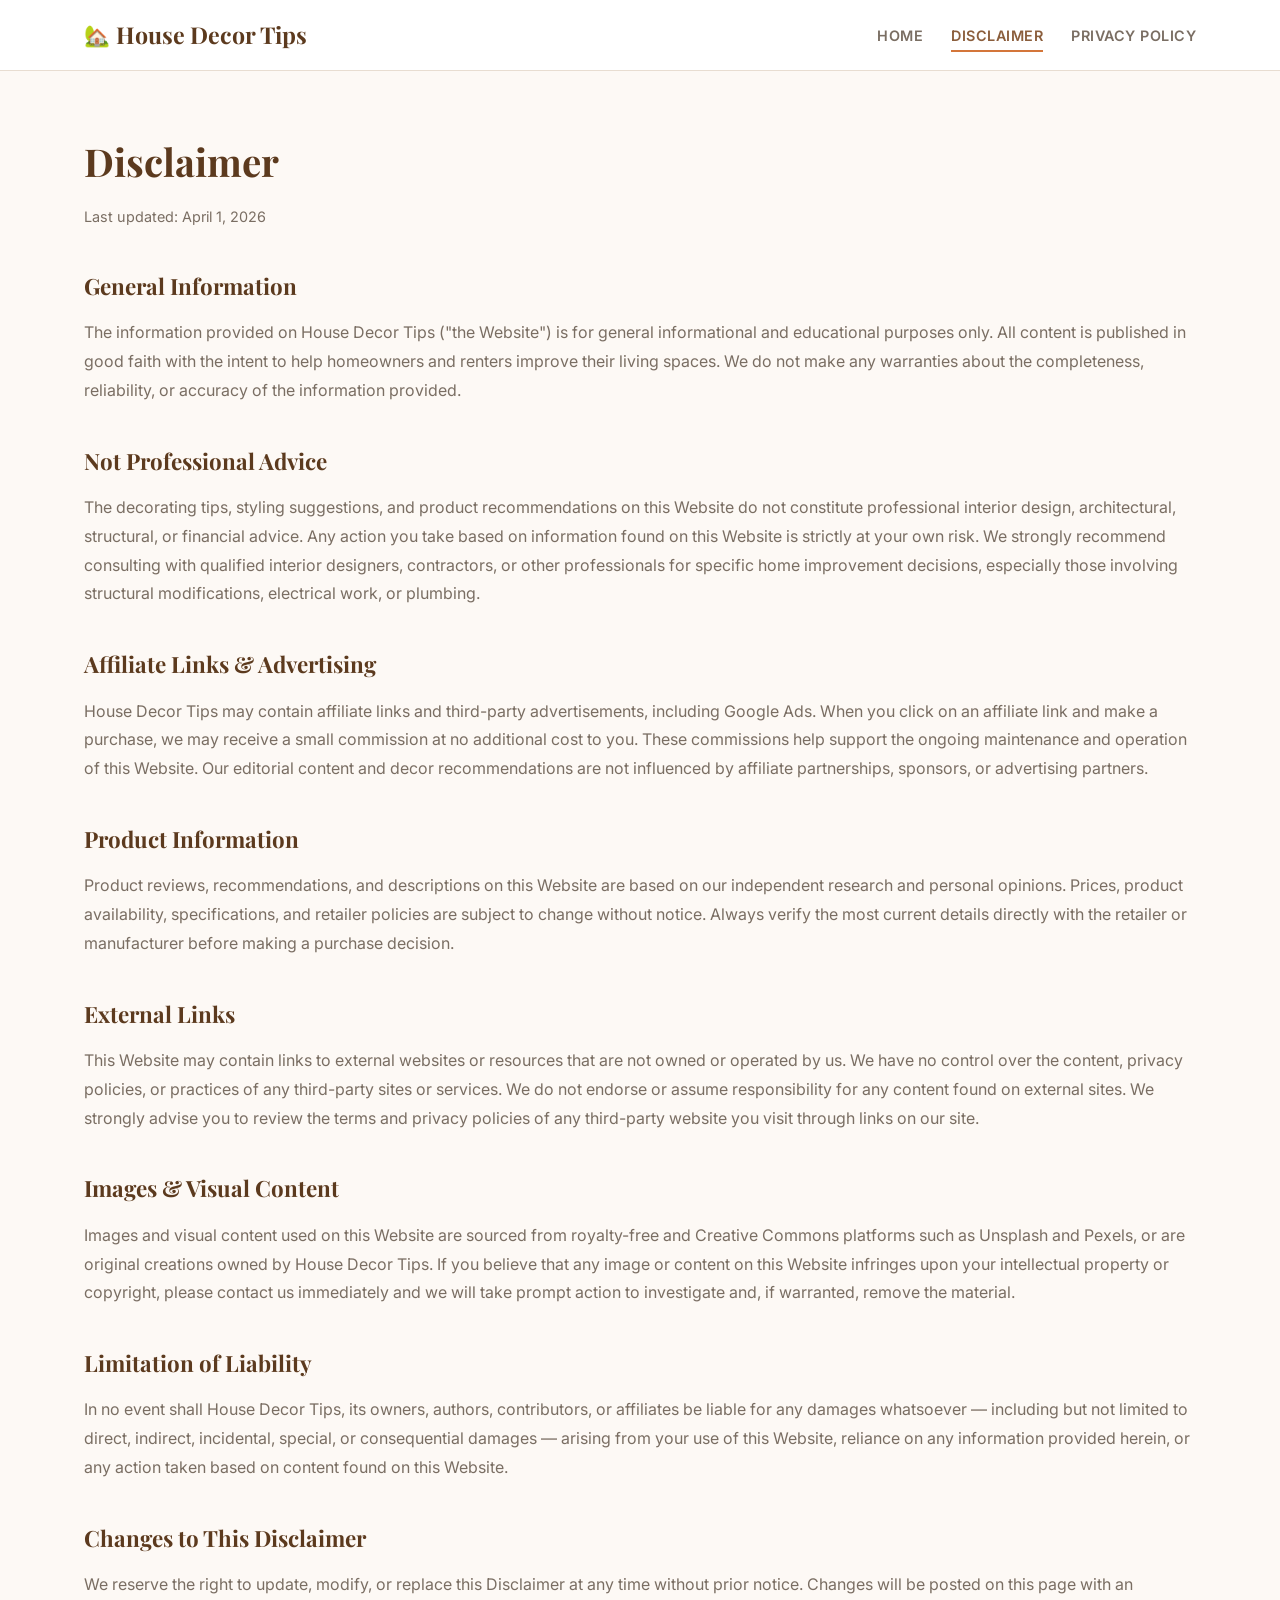
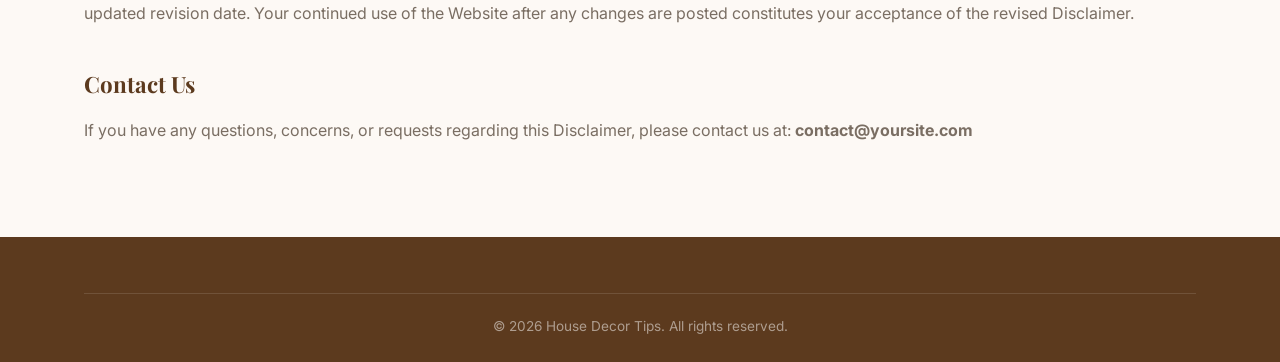
<file: public/disclaimer.html>
<!DOCTYPE html>
<html lang="en">
<head>
    <meta charset="UTF-8">
    <meta name="viewport" content="width=device-width, initial-scale=1.0">
    <meta name="description" content="Disclaimer for House Decor Tips. Read about content accuracy, affiliate links, and third-party advertising policies.">
    <meta name="robots" content="noindex, follow">
    <title>Disclaimer — House Decor Tips</title>
    <link rel="preconnect" href="https://fonts.googleapis.com">
    <link rel="preconnect" href="https://fonts.gstatic.com" crossorigin>
    <link href="https://fonts.googleapis.com/css2?family=Playfair+Display:wght@600;700;800&family=Inter:wght@400;500;600;700&display=swap" rel="stylesheet">
    <link rel="stylesheet" href="style.css">
</head>
<body>

    <header class="site-header">
        <div class="container header-inner">
            <a href="index.html" class="logo"><span class="logo-icon">🏡</span> House Decor Tips</a>
            <nav aria-label="Main Navigation">
                <ul class="nav-links" id="navLinks">
                    <li><a href="index.html">Home</a></li>
                    <li><a href="disclaimer.html" class="active">Disclaimer</a></li>
                    <li><a href="privacy-policy.html">Privacy Policy</a></li>
                </ul>
                <button class="hamburger" id="hamburger" aria-label="Toggle navigation menu">
                    <span></span><span></span><span></span>
                </button>
            </nav>
        </div>
    </header>

    <main class="legal-page">
        <div class="container">
            <h1>Disclaimer</h1>
            <p class="last-updated">Last updated: April 1, 2026</p>

            <h2>General Information</h2>
            <p>The information provided on House Decor Tips ("the Website") is for general informational and educational purposes only. All content is published in good faith with the intent to help homeowners and renters improve their living spaces. We do not make any warranties about the completeness, reliability, or accuracy of the information provided.</p>

            <h2>Not Professional Advice</h2>
            <p>The decorating tips, styling suggestions, and product recommendations on this Website do not constitute professional interior design, architectural, structural, or financial advice. Any action you take based on information found on this Website is strictly at your own risk. We strongly recommend consulting with qualified interior designers, contractors, or other professionals for specific home improvement decisions, especially those involving structural modifications, electrical work, or plumbing.</p>

            <h2>Affiliate Links & Advertising</h2>
            <p>House Decor Tips may contain affiliate links and third-party advertisements, including Google Ads. When you click on an affiliate link and make a purchase, we may receive a small commission at no additional cost to you. These commissions help support the ongoing maintenance and operation of this Website. Our editorial content and decor recommendations are not influenced by affiliate partnerships, sponsors, or advertising partners.</p>

            <h2>Product Information</h2>
            <p>Product reviews, recommendations, and descriptions on this Website are based on our independent research and personal opinions. Prices, product availability, specifications, and retailer policies are subject to change without notice. Always verify the most current details directly with the retailer or manufacturer before making a purchase decision.</p>

            <h2>External Links</h2>
            <p>This Website may contain links to external websites or resources that are not owned or operated by us. We have no control over the content, privacy policies, or practices of any third-party sites or services. We do not endorse or assume responsibility for any content found on external sites. We strongly advise you to review the terms and privacy policies of any third-party website you visit through links on our site.</p>

            <h2>Images & Visual Content</h2>
            <p>Images and visual content used on this Website are sourced from royalty-free and Creative Commons platforms such as Unsplash and Pexels, or are original creations owned by House Decor Tips. If you believe that any image or content on this Website infringes upon your intellectual property or copyright, please contact us immediately and we will take prompt action to investigate and, if warranted, remove the material.</p>

            <h2>Limitation of Liability</h2>
            <p>In no event shall House Decor Tips, its owners, authors, contributors, or affiliates be liable for any damages whatsoever — including but not limited to direct, indirect, incidental, special, or consequential damages — arising from your use of this Website, reliance on any information provided herein, or any action taken based on content found on this Website.</p>

            <h2>Changes to This Disclaimer</h2>
            <p>We reserve the right to update, modify, or replace this Disclaimer at any time without prior notice. Changes will be posted on this page with an updated revision date. Your continued use of the Website after any changes are posted constitutes your acceptance of the revised Disclaimer.</p>

            <h2>Contact Us</h2>
            <p>If you have any questions, concerns, or requests regarding this Disclaimer, please contact us at: <strong>contact@yoursite.com</strong></p>
        </div>
    </main>

    <footer class="site-footer">
        <div class="container">
            <div class="footer-bottom">
                <p>&copy; 2026 House Decor Tips. All rights reserved.</p>
            </div>
        </div>
    </footer>

    <script src="script.js"></script>
</body>
</html>
</file>
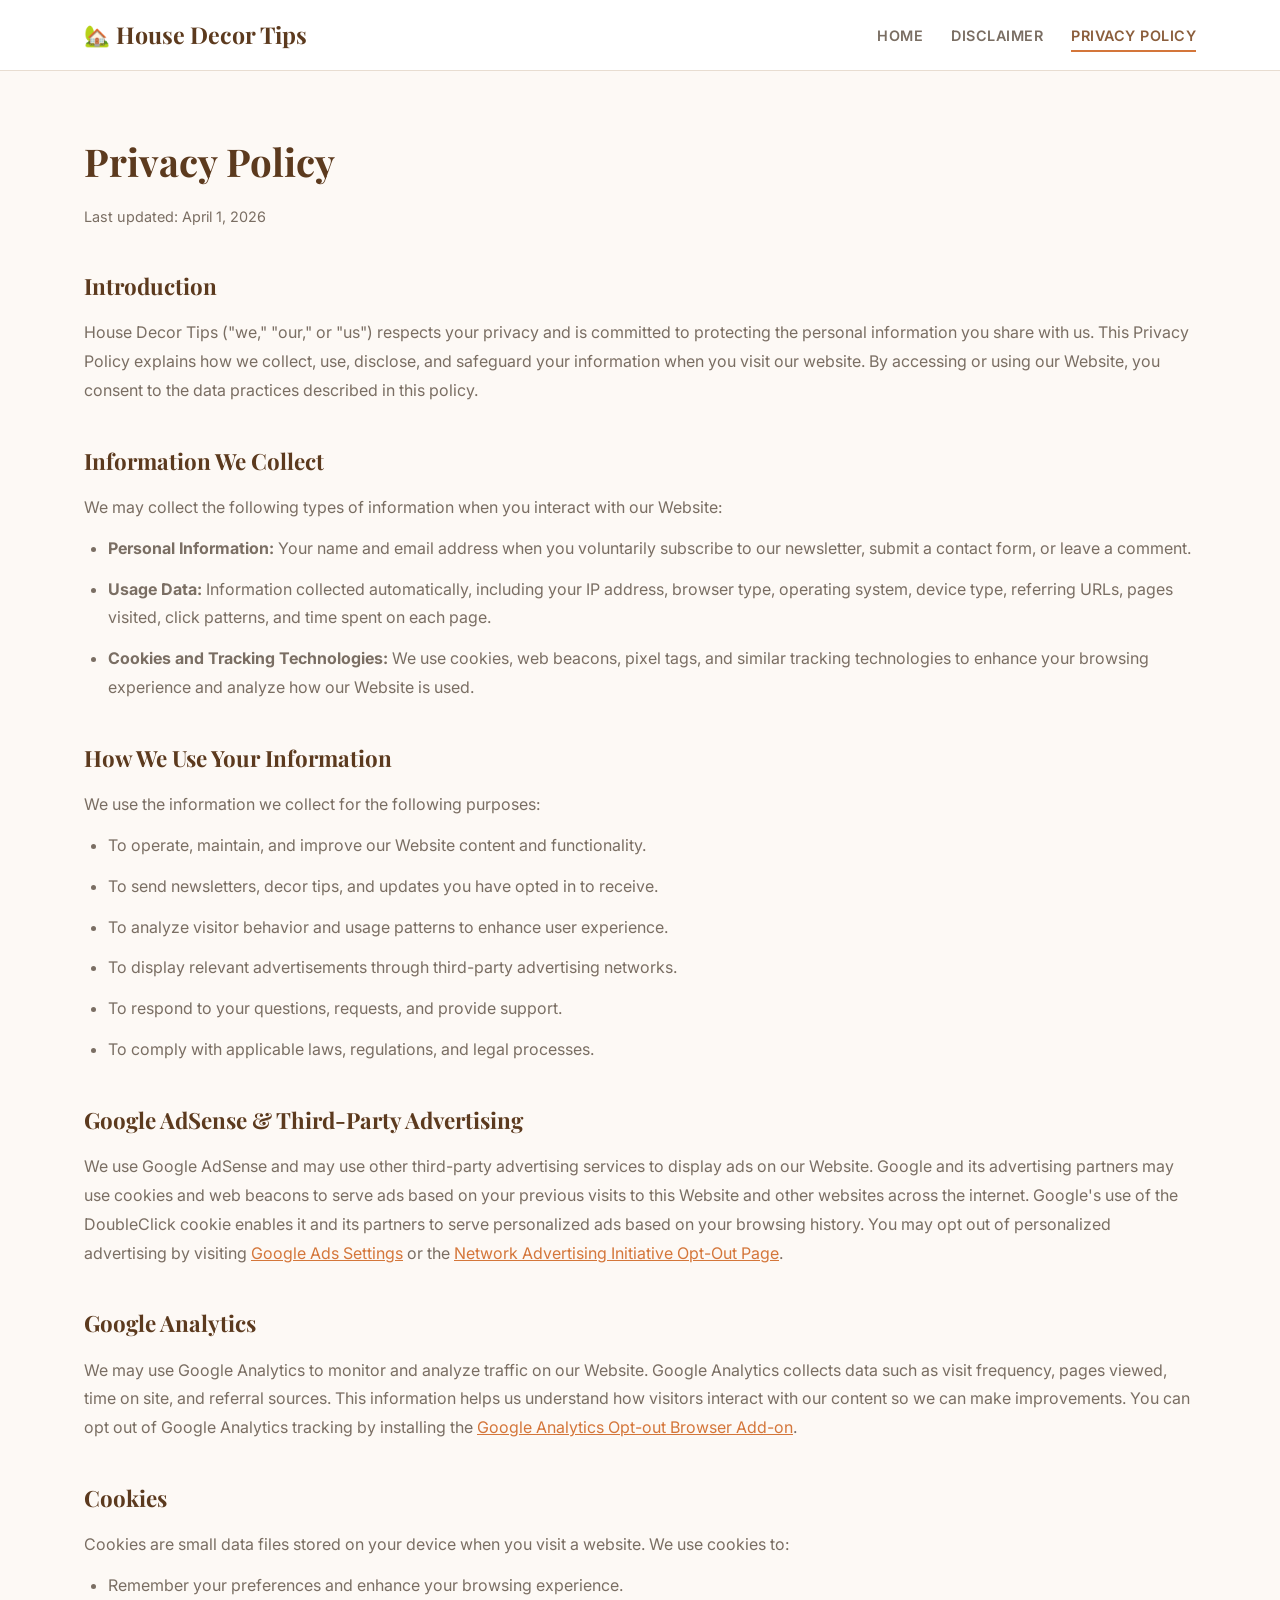
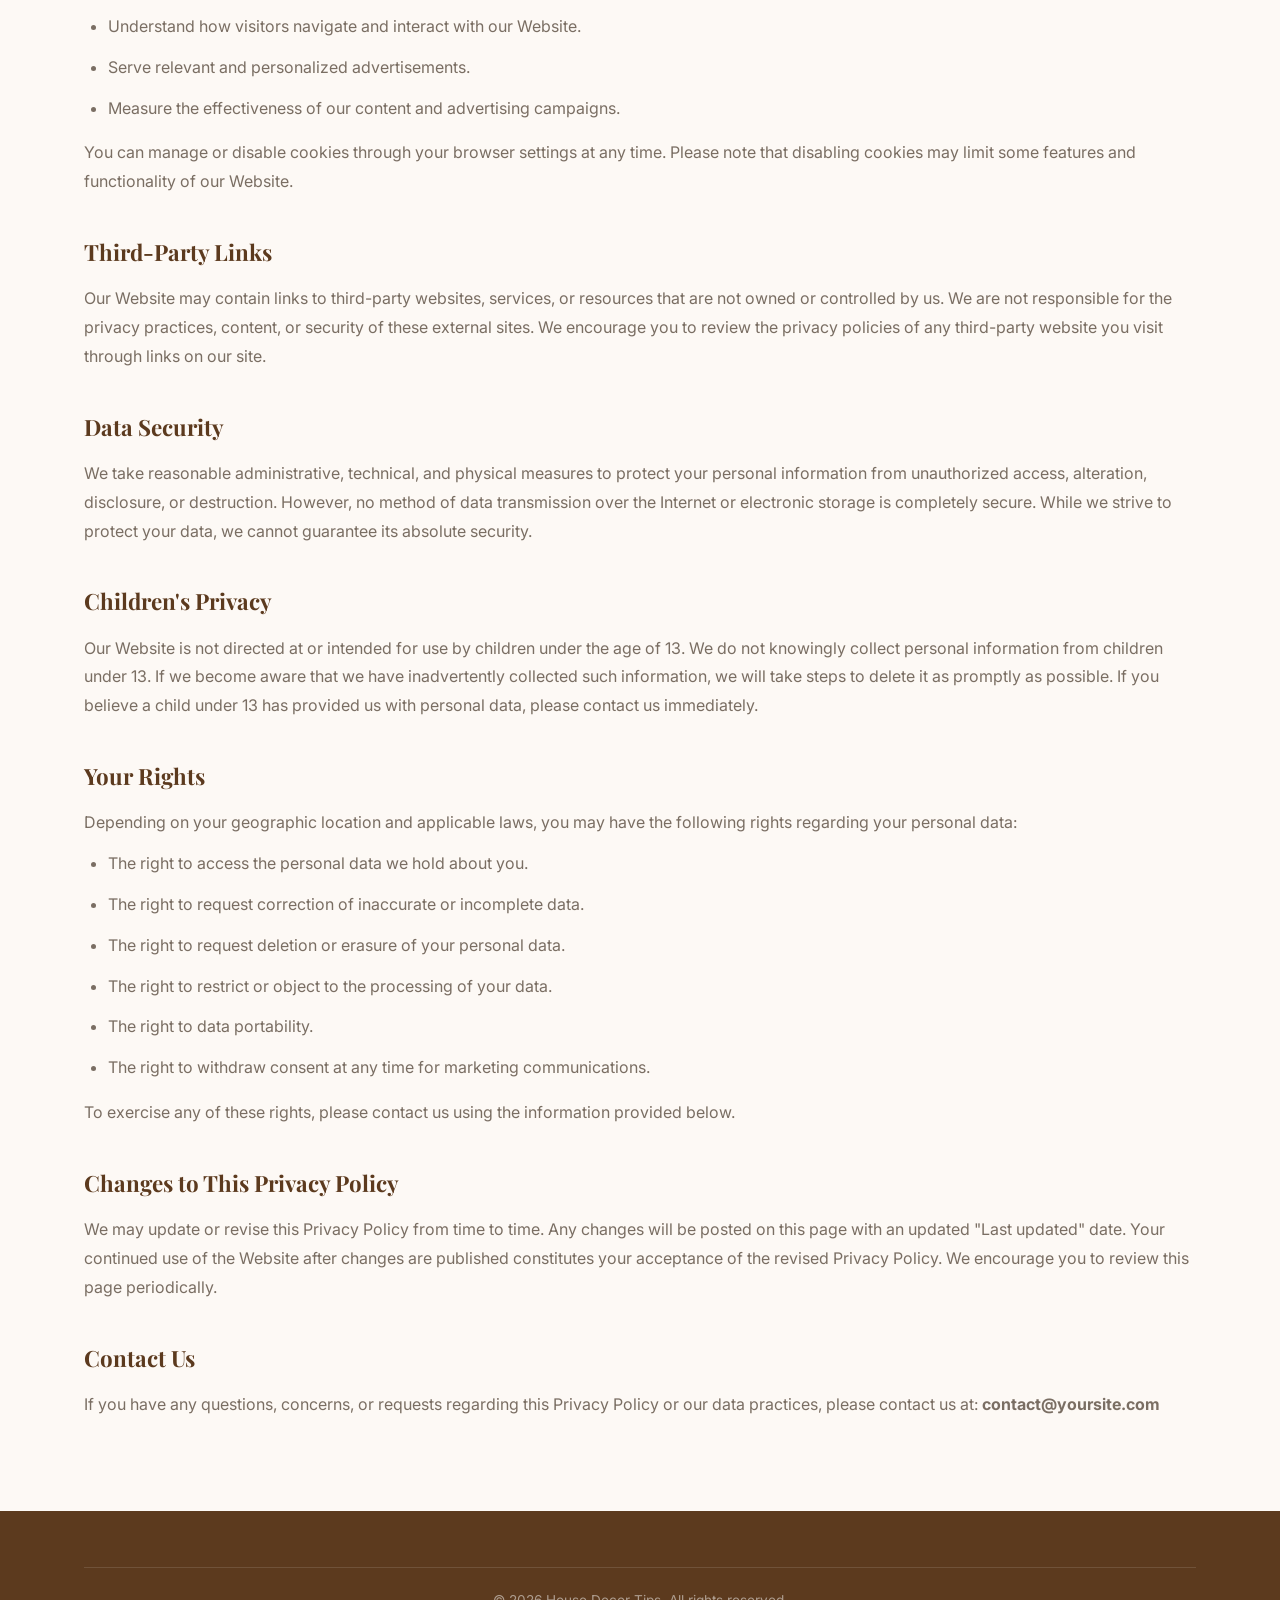
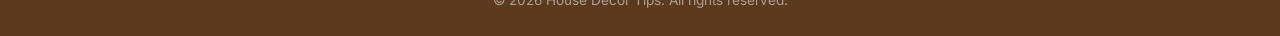
<file: public/privacy-policy.html>
<!DOCTYPE html>
<html lang="en">
<head>
    <meta charset="UTF-8">
    <meta name="viewport" content="width=device-width, initial-scale=1.0">
    <meta name="description" content="Privacy Policy for House Decor Tips. Learn how we collect, use, store, and protect your personal information.">
    <meta name="robots" content="noindex, follow">
    <title>Privacy Policy — House Decor Tips</title>
    <link rel="preconnect" href="https://fonts.googleapis.com">
    <link rel="preconnect" href="https://fonts.gstatic.com" crossorigin>
    <link href="https://fonts.googleapis.com/css2?family=Playfair+Display:wght@600;700;800&family=Inter:wght@400;500;600;700&display=swap" rel="stylesheet">
    <link rel="stylesheet" href="style.css">
</head>
<body>

    <header class="site-header">
        <div class="container header-inner">
            <a href="index.html" class="logo"><span class="logo-icon">🏡</span> House Decor Tips</a>
            <nav aria-label="Main Navigation">
                <ul class="nav-links" id="navLinks">
                    <li><a href="index.html">Home</a></li>
                    <li><a href="disclaimer.html">Disclaimer</a></li>
                    <li><a href="privacy-policy.html" class="active">Privacy Policy</a></li>
                </ul>
                <button class="hamburger" id="hamburger" aria-label="Toggle navigation menu">
                    <span></span><span></span><span></span>
                </button>
            </nav>
        </div>
    </header>

    <main class="legal-page">
        <div class="container">
            <h1>Privacy Policy</h1>
            <p class="last-updated">Last updated: April 1, 2026</p>

            <h2>Introduction</h2>
            <p>House Decor Tips ("we," "our," or "us") respects your privacy and is committed to protecting the personal information you share with us. This Privacy Policy explains how we collect, use, disclose, and safeguard your information when you visit our website. By accessing or using our Website, you consent to the data practices described in this policy.</p>

            <h2>Information We Collect</h2>
            <p>We may collect the following types of information when you interact with our Website:</p>
            <ul>
                <li><strong>Personal Information:</strong> Your name and email address when you voluntarily subscribe to our newsletter, submit a contact form, or leave a comment.</li>
                <li><strong>Usage Data:</strong> Information collected automatically, including your IP address, browser type, operating system, device type, referring URLs, pages visited, click patterns, and time spent on each page.</li>
                <li><strong>Cookies and Tracking Technologies:</strong> We use cookies, web beacons, pixel tags, and similar tracking technologies to enhance your browsing experience and analyze how our Website is used.</li>
            </ul>

            <h2>How We Use Your Information</h2>
            <p>We use the information we collect for the following purposes:</p>
            <ul>
                <li>To operate, maintain, and improve our Website content and functionality.</li>
                <li>To send newsletters, decor tips, and updates you have opted in to receive.</li>
                <li>To analyze visitor behavior and usage patterns to enhance user experience.</li>
                <li>To display relevant advertisements through third-party advertising networks.</li>
                <li>To respond to your questions, requests, and provide support.</li>
                <li>To comply with applicable laws, regulations, and legal processes.</li>
            </ul>

            <h2>Google AdSense & Third-Party Advertising</h2>
            <p>We use Google AdSense and may use other third-party advertising services to display ads on our Website. Google and its advertising partners may use cookies and web beacons to serve ads based on your previous visits to this Website and other websites across the internet. Google's use of the DoubleClick cookie enables it and its partners to serve personalized ads based on your browsing history. You may opt out of personalized advertising by visiting <a href="https://www.google.com/settings/ads" target="_blank" rel="noopener noreferrer">Google Ads Settings</a> or the <a href="https://optout.networkadvertising.org/" target="_blank" rel="noopener noreferrer">Network Advertising Initiative Opt-Out Page</a>.</p>

            <h2>Google Analytics</h2>
            <p>We may use Google Analytics to monitor and analyze traffic on our Website. Google Analytics collects data such as visit frequency, pages viewed, time on site, and referral sources. This information helps us understand how visitors interact with our content so we can make improvements. You can opt out of Google Analytics tracking by installing the <a href="https://tools.google.com/dlpage/gaoptout" target="_blank" rel="noopener noreferrer">Google Analytics Opt-out Browser Add-on</a>.</p>

            <h2>Cookies</h2>
            <p>Cookies are small data files stored on your device when you visit a website. We use cookies to:</p>
            <ul>
                <li>Remember your preferences and enhance your browsing experience.</li>
                <li>Understand how visitors navigate and interact with our Website.</li>
                <li>Serve relevant and personalized advertisements.</li>
                <li>Measure the effectiveness of our content and advertising campaigns.</li>
            </ul>
            <p>You can manage or disable cookies through your browser settings at any time. Please note that disabling cookies may limit some features and functionality of our Website.</p>

            <h2>Third-Party Links</h2>
            <p>Our Website may contain links to third-party websites, services, or resources that are not owned or controlled by us. We are not responsible for the privacy practices, content, or security of these external sites. We encourage you to review the privacy policies of any third-party website you visit through links on our site.</p>

            <h2>Data Security</h2>
            <p>We take reasonable administrative, technical, and physical measures to protect your personal information from unauthorized access, alteration, disclosure, or destruction. However, no method of data transmission over the Internet or electronic storage is completely secure. While we strive to protect your data, we cannot guarantee its absolute security.</p>

            <h2>Children's Privacy</h2>
            <p>Our Website is not directed at or intended for use by children under the age of 13. We do not knowingly collect personal information from children under 13. If we become aware that we have inadvertently collected such information, we will take steps to delete it as promptly as possible. If you believe a child under 13 has provided us with personal data, please contact us immediately.</p>

            <h2>Your Rights</h2>
            <p>Depending on your geographic location and applicable laws, you may have the following rights regarding your personal data:</p>
            <ul>
                <li>The right to access the personal data we hold about you.</li>
                <li>The right to request correction of inaccurate or incomplete data.</li>
                <li>The right to request deletion or erasure of your personal data.</li>
                <li>The right to restrict or object to the processing of your data.</li>
                <li>The right to data portability.</li>
                <li>The right to withdraw consent at any time for marketing communications.</li>
            </ul>
            <p>To exercise any of these rights, please contact us using the information provided below.</p>

            <h2>Changes to This Privacy Policy</h2>
            <p>We may update or revise this Privacy Policy from time to time. Any changes will be posted on this page with an updated "Last updated" date. Your continued use of the Website after changes are published constitutes your acceptance of the revised Privacy Policy. We encourage you to review this page periodically.</p>

            <h2>Contact Us</h2>
            <p>If you have any questions, concerns, or requests regarding this Privacy Policy or our data practices, please contact us at: <strong>contact@yoursite.com</strong></p>
        </div>
    </main>

    <footer class="site-footer">
        <div class="container">
            <div class="footer-bottom">
                <p>&copy; 2026 House Decor Tips. All rights reserved.</p>
            </div>
        </div>
    </footer>

    <script src="script.js"></script>
</body>
</html>
</file>
<file: public/style.css>
/* ===== RESET & VARIABLES ===== */
*, *::before, *::after { margin: 0; padding: 0; box-sizing: border-box; }

:root {
    --clr-primary: #8b5e3c;
    --clr-primary-dark: #5c3a1e;
    --clr-primary-light: #c9a882;
    --clr-accent: #d4763a;
    --clr-sage: #7a9a7e;
    --clr-bg: #fdf9f5;
    --clr-bg-alt: #f3ece4;
    --clr-surface: #ffffff;
    --clr-text: #3b3028;
    --clr-text-muted: #7a6e63;
    --clr-border: #e8ddd1;
    --font-heading: 'Playfair Display', Georgia, serif;
    --font-body: 'Inter', 'Segoe UI', sans-serif;
    --shadow-sm: 0 2px 8px rgba(92,58,30,0.06);
    --shadow-md: 0 8px 30px rgba(92,58,30,0.1);
    --shadow-lg: 0 16px 50px rgba(92,58,30,0.12);
    --radius: 16px;
    --radius-sm: 10px;
    --transition: 0.3s ease;
}

html { scroll-behavior: smooth; font-size: 16px; }

body {
    font-family: var(--font-body);
    background: var(--clr-bg);
    color: var(--clr-text);
    line-height: 1.8;
    -webkit-font-smoothing: antialiased;
}

.container { max-width: 1160px; margin: 0 auto; padding: 0 24px; }

a { color: var(--clr-primary); text-decoration: none; transition: color var(--transition); }
a:hover { color: var(--clr-accent); }

img { max-width: 100%; height: auto; display: block; }

.sr-only {
    position: absolute; width: 1px; height: 1px;
    padding: 0; margin: -1px; overflow: hidden;
    clip: rect(0,0,0,0); border: 0;
}

/* ===== BUTTONS ===== */
.btn {
    display: inline-block; padding: 14px 32px;
    border-radius: 50px; font-weight: 700;
    font-size: 0.95rem; font-family: var(--font-body);
    cursor: pointer; border: 2px solid transparent;
    transition: all var(--transition); text-align: center;
}

.btn-primary {
    background: var(--clr-accent); color: #fff; border-color: var(--clr-accent);
}
.btn-primary:hover {
    background: #bf6530; border-color: #bf6530; color: #fff;
    transform: translateY(-2px); box-shadow: var(--shadow-md);
}

.btn-outline {
    background: transparent; color: #fff; border-color: rgba(255,255,255,0.6);
}
.btn-outline:hover {
    background: rgba(255,255,255,0.15); color: #fff; border-color: #fff;
}

/* ===== HEADER ===== */
.site-header {
    background: var(--clr-surface);
    border-bottom: 1px solid var(--clr-border);
    position: sticky; top: 0; z-index: 1000;
    backdrop-filter: blur(10px);
}

.header-inner {
    display: flex; justify-content: space-between;
    align-items: center; height: 70px;
}

.logo {
    font-family: var(--font-heading);
    font-size: 1.45rem; font-weight: 700;
    color: var(--clr-primary-dark);
    display: flex; align-items: center; gap: 6px;
}

.logo-icon { font-size: 1.3rem; }

.nav-links {
    display: flex; list-style: none; gap: 28px; align-items: center;
}

.nav-links a {
    font-weight: 600; font-size: 0.9rem;
    color: var(--clr-text-muted); padding: 6px 0;
    border-bottom: 2px solid transparent;
    text-transform: uppercase; letter-spacing: 0.5px;
}

.nav-links a:hover, .nav-links a.active {
    color: var(--clr-primary); border-bottom-color: var(--clr-accent);
}

/* Hamburger */
.hamburger {
    display: none; flex-direction: column;
    gap: 5px; background: none; border: none;
    cursor: pointer; padding: 6px;
}

.hamburger span {
    display: block; width: 26px; height: 3px;
    background: var(--clr-text); border-radius: 3px;
    transition: var(--transition);
}

.hamburger.active span:nth-child(1) { transform: rotate(45deg) translate(5px, 6px); }
.hamburger.active span:nth-child(2) { opacity: 0; }
.hamburger.active span:nth-child(3) { transform: rotate(-45deg) translate(5px, -6px); }

/* ===== HERO ===== */
.hero {
    position: relative;
    background: url('https://images.unsplash.com/photo-1616486338812-3dadae4b4ace?w=1400&q=80') center/cover no-repeat;
    min-height: 540px;
    display: flex; align-items: center;
    color: #fff;
}

.hero-overlay {
    position: absolute; inset: 0;
    background: linear-gradient(135deg, rgba(92,58,30,0.82) 0%, rgba(60,40,20,0.7) 100%);
}

.hero-content {
    position: relative; z-index: 2;
    max-width: 680px; padding: 60px 0;
}

.hero-badge {
    display: inline-block;
    background: rgba(255,255,255,0.18);
    border: 1px solid rgba(255,255,255,0.3);
    padding: 6px 18px; border-radius: 50px;
    font-size: 0.85rem; font-weight: 600;
    margin-bottom: 22px; letter-spacing: 0.3px;
}

.hero h1 {
    font-family: var(--font-heading);
    font-size: 3rem; line-height: 1.2;
    margin-bottom: 18px;
}

.hero p { font-size: 1.1rem; opacity: 0.92; margin-bottom: 32px; line-height: 1.7; }

.hero-btns { display: flex; gap: 14px; flex-wrap: wrap; }

/* ===== SECTIONS ===== */
.section { padding: 80px 0; }
.section-alt { background: var(--clr-bg-alt); }

.section-header { text-align: center; margin-bottom: 56px; }

.section-tag {
    display: inline-block;
    background: var(--clr-bg-alt);
    color: var(--clr-accent);
    padding: 5px 16px; border-radius: 50px;
    font-size: 0.8rem; font-weight: 700;
    text-transform: uppercase; letter-spacing: 1.2px;
    margin-bottom: 14px;
}

.section-alt .section-tag { background: var(--clr-surface); }

.section-header h2 {
    font-family: var(--font-heading);
    font-size: 2.3rem; color: var(--clr-primary-dark);
    margin-bottom: 12px; line-height: 1.25;
}

.section-subtitle {
    color: var(--clr-text-muted); font-size: 1.05rem;
    max-width: 600px; margin: 0 auto;
}

/* ===== TIP CARDS ===== */
.tips-grid { display: flex; flex-direction: column; gap: 48px; }

.tip-card {
    display: grid;
    grid-template-columns: 1fr 1fr;
    gap: 0; background: var(--clr-surface);
    border-radius: var(--radius);
    box-shadow: var(--shadow-md);
    overflow: hidden;
    transition: transform var(--transition), box-shadow var(--transition);
}

.tip-card:hover { transform: translateY(-5px); box-shadow: var(--shadow-lg); }

.tip-card:nth-child(even) { direction: rtl; }
.tip-card:nth-child(even) > * { direction: ltr; }

.tip-img-wrap { position: relative; overflow: hidden; }

.tip-img-wrap img {
    width: 100%; height: 100%; object-fit: cover;
    border-radius: 0; transition: transform 0.5s ease;
}

.tip-card:hover .tip-img-wrap img { transform: scale(1.04); }

.tip-number {
    position: absolute; top: 18px; left: 18px;
    background: var(--clr-accent); color: #fff;
    width: 44px; height: 44px; border-radius: 50%;
    display: flex; align-items: center; justify-content: center;
    font-weight: 800; font-size: 0.85rem;
    box-shadow: var(--shadow-sm);
}

.tip-card:nth-child(even) .tip-number { left: auto; right: 18px; }

.tip-content {
    padding: 36px 40px;
    display: flex; flex-direction: column; justify-content: center;
}

.tip-content h3 {
    font-family: var(--font-heading);
    font-size: 1.35rem; color: var(--clr-primary-dark);
    margin-bottom: 14px; line-height: 1.3;
}

.tip-content p { color: var(--clr-text-muted); font-size: 0.98rem; }

/* ===== ROOM CARDS GRID ===== */
.rooms-grid {
    display: grid;
    grid-template-columns: repeat(auto-fit, minmax(260px, 1fr));
    gap: 24px;
}

.room-card {
    background: var(--clr-surface);
    border-radius: var(--radius);
    padding: 36px 28px; text-align: center;
    box-shadow: var(--shadow-sm);
    border: 1px solid var(--clr-border);
    transition: transform var(--transition), box-shadow var(--transition);
}

.room-card:hover { transform: translateY(-4px); box-shadow: var(--shadow-md); }

.room-icon { font-size: 2.8rem; margin-bottom: 16px; display: block; }

.room-card h3 {
    font-family: var(--font-heading);
    font-size: 1.15rem; color: var(--clr-primary-dark);
    margin-bottom: 10px;
}

.room-card p { color: var(--clr-text-muted); font-size: 0.92rem; line-height: 1.7; }

/* ===== NEWSLETTER ===== */
.newsletter-section {
    background: linear-gradient(135deg, var(--clr-primary-dark) 0%, var(--clr-primary) 100%);
    color: #fff;
}

.newsletter-inner { text-align: center; max-width: 600px; margin: 0 auto; }

.newsletter-inner h2 {
    font-family: var(--font-heading);
    font-size: 2rem; margin-bottom: 12px; color: #fff;
}

.newsletter-inner p { opacity: 0.9; margin-bottom: 28px; }

.newsletter-form {
    display: flex; gap: 12px; flex-wrap: wrap; justify-content: center;
}

.newsletter-form input[type="email"] {
    flex: 1; min-width: 260px;
    padding: 14px 22px; border: 2px solid rgba(255,255,255,0.3);
    border-radius: 50px; background: rgba(255,255,255,0.12);
    color: #fff; font-size: 1rem; font-family: var(--font-body);
    outline: none; transition: border var(--transition);
}

.newsletter-form input[type="email"]::placeholder { color: rgba(255,255,255,0.6); }
.newsletter-form input[type="email"]:focus { border-color: var(--clr-accent); }

/* ===== AD SLOTS ===== */
.ad-slot { margin: 32px auto; text-align: center; min-height: 90px; }

/* ===== FOOTER ===== */
.site-footer {
    background: var(--clr-primary-dark); color: #fff;
    padding: 56px 0 24px;
}

.footer-grid {
    display: grid;
    grid-template-columns: repeat(auto-fit, minmax(200px, 1fr));
    gap: 32px; margin-bottom: 36px;
}

.footer-col h4 {
    font-family: var(--font-heading);
    margin-bottom: 16px; font-size: 1.05rem;
}

.footer-col p { color: rgba(255,255,255,0.7); font-size: 0.9rem; }
.footer-col ul { list-style: none; }
.footer-col ul li { margin-bottom: 8px; }
.footer-col ul a { color: rgba(255,255,255,0.7); font-size: 0.9rem; }
.footer-col ul a:hover { color: var(--clr-primary-light); }

.footer-bottom {
    border-top: 1px solid rgba(255,255,255,0.12);
    padding-top: 20px; text-align: center;
    font-size: 0.85rem; color: rgba(255,255,255,0.5);
}

/* ===== LEGAL PAGES ===== */
.legal-page { padding: 56px 0 80px; }
.legal-page h1 {
    font-family: var(--font-heading); font-size: 2.4rem;
    color: var(--clr-primary-dark); margin-bottom: 8px;
}
.legal-page .last-updated {
    color: var(--clr-text-muted); margin-bottom: 36px; font-size: 0.9rem;
}
.legal-page h2 {
    font-family: var(--font-heading); font-size: 1.4rem;
    margin-top: 36px; margin-bottom: 12px;
    color: var(--clr-primary-dark); text-align: left;
}
.legal-page p, .legal-page li {
    color: var(--clr-text-muted); font-size: 1rem; margin-bottom: 12px;
}
.legal-page ul { padding-left: 24px; margin-bottom: 16px; }
.legal-page a { color: var(--clr-accent); text-decoration: underline; }

/* ===== RESPONSIVE ===== */
@media (max-width: 900px) {
    .tip-card { grid-template-columns: 1fr; }
    .tip-card:nth-child(even) { direction: ltr; }
    .tip-img-wrap img { height: 280px; }
    .tip-card:nth-child(even) .tip-number { left: 18px; right: auto; }
}

@media (max-width: 768px) {
    .nav-links {
        display: none; flex-direction: column;
        position: absolute; top: 70px; left: 0; right: 0;
        background: var(--clr-surface);
        padding: 24px; gap: 16px;
        box-shadow: var(--shadow-lg);
        border-bottom: 1px solid var(--clr-border);
    }
    .nav-links.open { display: flex; }
    .hamburger { display: flex; }
    .hero h1 { font-size: 2rem; }
    .hero { min-height: 420px; }
    .hero-content { padding: 40px 0; }
    .section { padding: 56px 0; }
    .section-header h2 { font-size: 1.8rem; }
    .tip-content { padding: 24px; }
}
</file>
